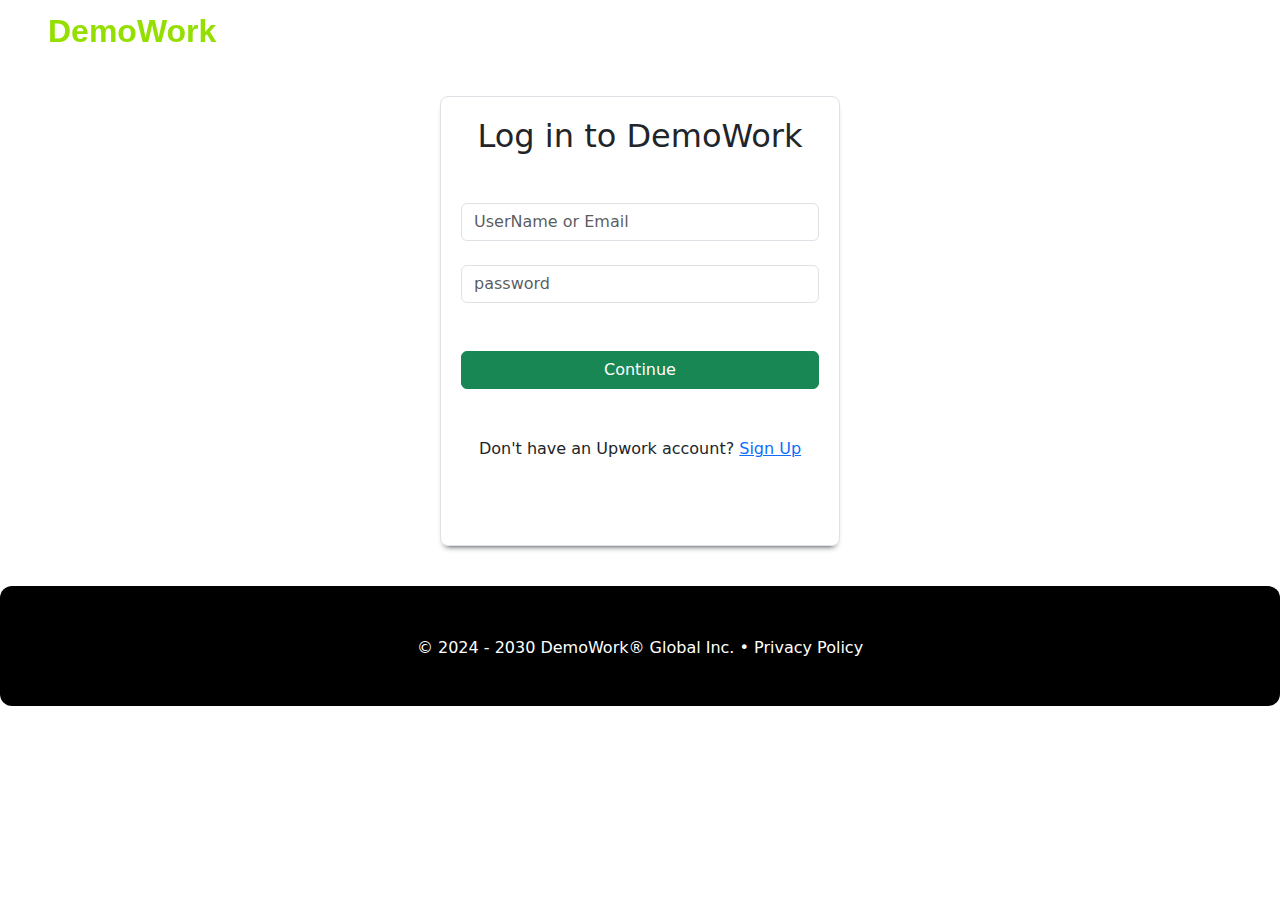
<file: demo work/index.html>
<!DOCTYPE html>
<html lang="en">
<head>
    <meta charset="UTF-8">
    <meta name="viewport" content="width=device-width, initial-scale=1.0">
    <title>Document</title>
    <link rel="stylesheet" href="style.css">
    <link href="https://cdn.jsdelivr.net/npm/bootstrap@5.3.3/dist/css/bootstrap.min.css" rel="stylesheet" integrity="sha384-QWTKZyjpPEjISv5WaRU9OFeRpok6YctnYmDr5pNlyT2bRjXh0JMhjY6hW+ALEwIH" crossorigin="anonymous">
    <link rel="preconnect" href="https://fonts.googleapis.com">
    <link rel="preconnect" href="https://fonts.gstatic.com" crossorigin>
    <link href="https://fonts.googleapis.com/css2?family=Poppins:ital,wght@0,100;0,200;0,300;0,400;0,500;0,600;0,700;0,800;0,900;1,100;1,200;1,300;1,400;1,500;1,600;1,700;1,800;1,900&display=swap" rel="stylesheet">
    

</head>
<body>
    <nav class="navbar navbar-expand-lg  fixed-top homeNave " >
        <div class="container-fluid ps-5 ">
          <!-- <a class="navbar-brand logo" href="#">Demo Work</a> -->
          <h2 class="logo">DemoWork </h2>
          <button class="navbar-toggler" type="button" data-bs-toggle="collapse" data-bs-target="#navbarTogglerDemo02" aria-controls="navbarTogglerDemo02" aria-expanded="false" aria-label="Toggle navigation">
            <span class="navbar-toggler-icon"></span>
          </button>
          <!-- <div class="collapse navbar-collapse me-auto d-flex justify-content-end " id="navbarTogglerDemo02">
            <ul class="navbar-nav   mb-2 mb-lg-0">
              <li class="nav-item">
                <a class="nav-link active" aria-current="page" href="#">Here to hire talent?</a>
              </li>
              <li class="nav-item">
                <a class="nav-link active text-success" aria-current="page" href="#"> Join as a client</a>
              </li>
              
              
            </ul>
          </div> -->
        </div>
      </nav>




<div class="login-form border border-1 rounded-3">
    <h2 class="d-flex justify-content-center">Log in to DemoWork</h2>
    <div class="mb-3 mt-5">
        <!-- <label for="exampleFormControlInput1" class="form-label mt-4">UserName or Email</label> -->
        <input type="email" class="form-control" id="exampleFormControlInput1" placeholder="UserName or Email" >
        <!-- <label for="Password" class="form-label mt-4">Password</label> -->
        <input type="password" class="form-control mt-4" id="exampleFormControlInput1" placeholder="password" >
        <div class="d-flex justify-content-center pt-5 ">
        <button class="btn btn-success loginbtn  ">Continue</button> <br>
    </div>
    <div class="d-flex justify-content-center pt-5">
        <p>Don't have an Upwork account?  <a href="./SingUp.html">Sign Up</a> </p>

    </div>
      </div>
    </div>

    <div class="footer container-fluid">
        <p>© 2024 - 2030 DemoWork® Global Inc. • Privacy Policy</p>
    </div>
    
</body>
<script src="https://cdn.jsdelivr.net/npm/@popperjs/core@2.11.8/dist/umd/popper.min.js" integrity="sha384-I7E8VVD/ismYTF4hNIPjVp/Zjvgyol6VFvRkX/vR+Vc4jQkC+hVqc2pM8ODewa9r" crossorigin="anonymous"></script>
<script src="https://cdn.jsdelivr.net/npm/bootstrap@5.3.3/dist/js/bootstrap.min.js" integrity="sha384-0pUGZvbkm6XF6gxjEnlmuGrJXVbNuzT9qBBavbLwCsOGabYfZo0T0to5eqruptLy" crossorigin="anonymous"></script>
</html>
</html>
</file>
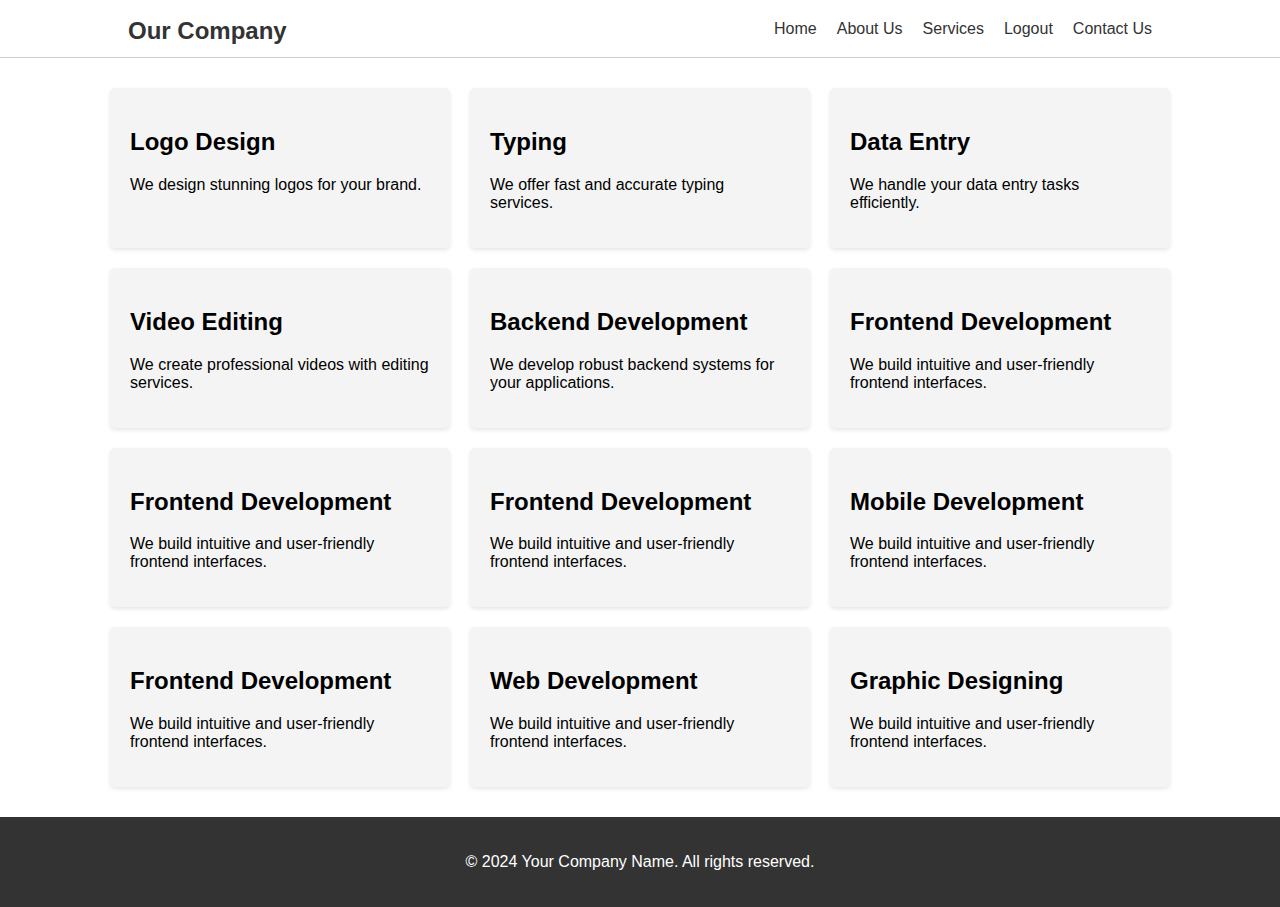
<file: New folder/index.html>
<!DOCTYPE html>
<html lang="en">
<head>
    <meta charset="UTF-8">
    <meta name="viewport" content="width=device-width, initial-scale=1.0">
    <title>Services</title>
    <link rel="stylesheet" href="styles.css">
</head>
<body>
    <header>
        <nav>
            <div class="container">
                <h1 class="logo"><a href="#">Our Company</a></h1>
                <ul class="menu">
                    <li><a href="#">Home</a></li>
                    <li><a href="#">About Us</a></li>
                    <li><a href="#">Services</a></li>
                    <li><a href="#">Logout</a></li>
                    <li><a href="#">Contact Us</a></li>
                </ul>
            </div>
        </nav>
    </header>
    <main>
        <section class="services-container">
            <div class="service" onclick="openOrderForm('Logo Design')">
                <h2>Logo Design</h2>
                <p>We design stunning logos for your brand.</p>
            </div>
            <div class="service" onclick="openOrderForm('Typing')">
                <h2>Typing</h2>
                <p>We offer fast and accurate typing services.</p>
            </div>
            <div class="service" onclick="openOrderForm('Data Entry')">
                <h2>Data Entry</h2>
                <p>We handle your data entry tasks efficiently.</p>
            </div>
            <div class="service" onclick="openOrderForm('Video Editing')">
                <h2>Video Editing</h2>
                <p>We create professional videos with editing services.</p>
            </div>
            <div class="service" onclick="openOrderForm('Backend Development')">
                <h2>Backend Development</h2>
                <p>We develop robust backend systems for your applications.</p>
            </div>
            <div class="service" onclick="openOrderForm('Frontend Development')">
                <h2>Frontend Development</h2>
                <p>We build intuitive and user-friendly frontend interfaces.</p>
            </div>
            <div class="service" onclick="openOrderForm('Frontend Development')">
              <h2>Frontend Development</h2>
              <p>We build intuitive and user-friendly frontend interfaces.</p>
          </div>
          <div class="service" onclick="openOrderForm('Frontend Development')">
            <h2>Frontend Development</h2>
            <p>We build intuitive and user-friendly frontend interfaces.</p>
        </div>
        <div class="service" onclick="openOrderForm('Frontend Development')">
          <h2>Mobile Development</h2>
          <p>We build intuitive and user-friendly frontend interfaces.</p>
      </div>
      <div class="service" onclick="openOrderForm('Frontend Development')">
        <h2>Frontend Development</h2>
        <p>We build intuitive and user-friendly frontend interfaces.</p>
    </div>
    <div class="service" onclick="openOrderForm('Frontend Development')">
      <h2>Web Development</h2>
      <p>We build intuitive and user-friendly frontend interfaces.</p>
  </div>
  <div class="service" onclick="openOrderForm('Frontend Development')">
    <h2>Graphic Designing</h2>
    <p>We build intuitive and user-friendly frontend interfaces.</p>
</div>
            <!-- Add more services as needed -->
        </section>
    </main>
    <footer>
        <p>&copy; 2024 Your Company Name. All rights reserved.</p>
    </footer>
    <div id="order-form-popup" class="order-form-popup">
        <div class="order-form-container">
            <h2>Order Form</h2>
            <span class="close" onclick="closeOrderForm()">&times;</span>
            <form action="">
                <label for="name">Name:</label>
                <input type="text" id="name" name="name" required>

                <label for="email">Email:</label>
                <input type="email" id="email" name="email" required>

                <label for="message">Message:</label>
                <textarea id="message" name="message" required></textarea>

                <button type="submit">Submit</button>
            </form>
        </div>
    </div>
    <script src="script.js"></script>
</body>
</html>
</file>
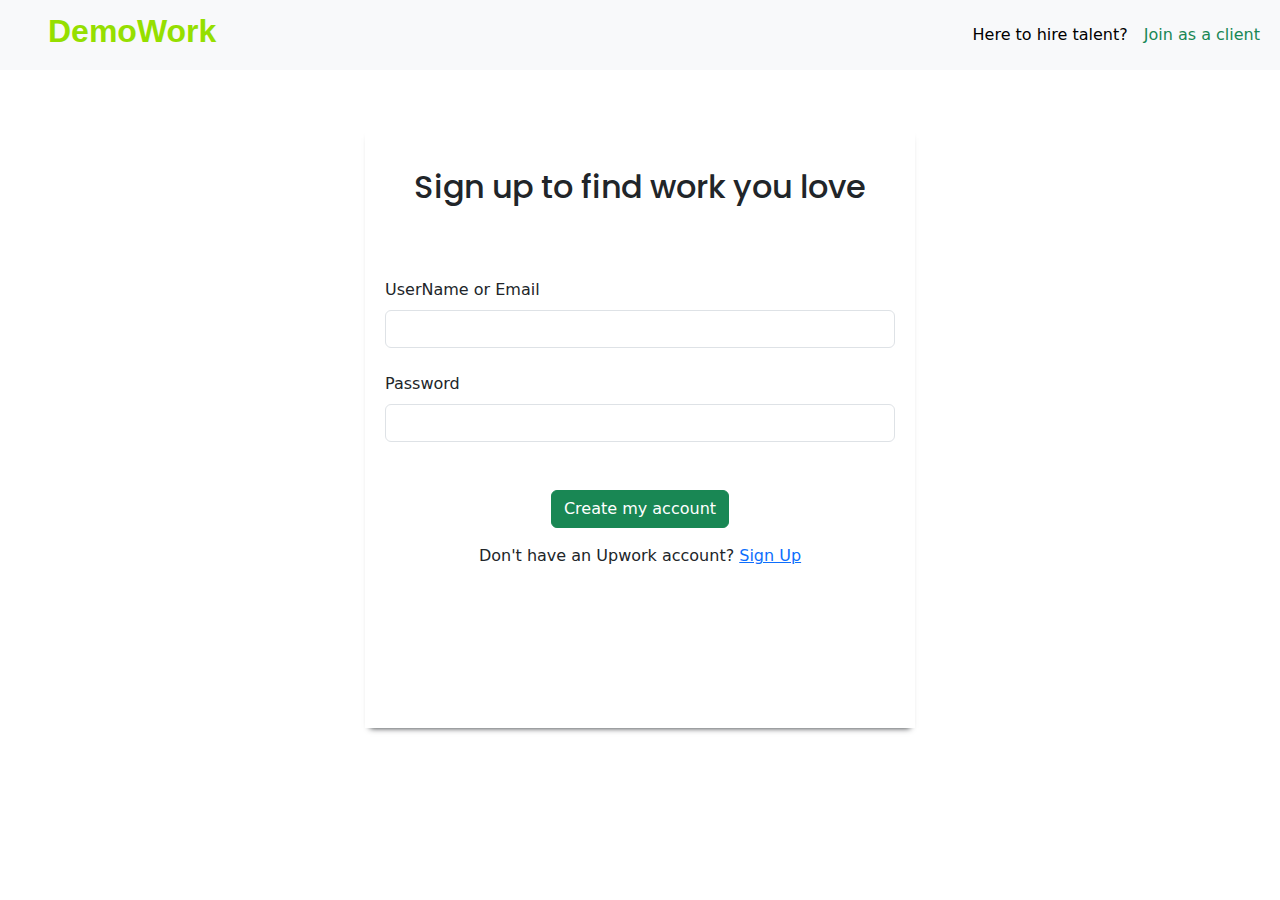
<file: demo work/login.html>
<!DOCTYPE html>
<html lang="en">
<head>
    <meta charset="UTF-8">
    <meta name="viewport" content="width=device-width, initial-scale=1.0">
    <title>Document</title>
    <link rel="stylesheet" href="style.css">
    <link href="https://cdn.jsdelivr.net/npm/bootstrap@5.3.3/dist/css/bootstrap.min.css" rel="stylesheet" integrity="sha384-QWTKZyjpPEjISv5WaRU9OFeRpok6YctnYmDr5pNlyT2bRjXh0JMhjY6hW+ALEwIH" crossorigin="anonymous">
    <link rel="preconnect" href="https://fonts.googleapis.com">
    <link rel="preconnect" href="https://fonts.gstatic.com" crossorigin>
    <link href="https://fonts.googleapis.com/css2?family=Poppins:ital,wght@0,100;0,200;0,300;0,400;0,500;0,600;0,700;0,800;0,900;1,100;1,200;1,300;1,400;1,500;1,600;1,700;1,800;1,900&display=swap" rel="stylesheet">
    

</head>
<body>
    <nav class="navbar navbar-expand-lg bg-body-tertiary fixed-top homeNave " >
        <div class="container-fluid ps-5 ">
          <!-- <a class="navbar-brand logo" href="#">Demo Work</a> -->
          <h2 class="logo">DemoWork </h2>
          <button class="navbar-toggler" type="button" data-bs-toggle="collapse" data-bs-target="#navbarTogglerDemo02" aria-controls="navbarTogglerDemo02" aria-expanded="false" aria-label="Toggle navigation">
            <span class="navbar-toggler-icon"></span>
          </button>
          <div class="collapse navbar-collapse me-auto d-flex justify-content-end " id="navbarTogglerDemo02">
            <ul class="navbar-nav   mb-2 mb-lg-0">
              <li class="nav-item">
                <a class="nav-link active" aria-current="page" href="#">Here to hire talent?</a>
              </li>
              <li class="nav-item">
                <a class="nav-link active text-success" aria-current="page" href="#"> Join as a client</a>
              </li>
              
              
            </ul>
          </div>
        </div>
      </nav>




<div class="singup-form">
    <h2 >Sign up to find work you love</h2>
    <div class="mb-3 mt-5">
        <label for="exampleFormControlInput1" class="form-label mt-4">UserName or Email</label>
        <input type="email" class="form-control" id="exampleFormControlInput1" >
        <label for="Password" class="form-label mt-4">Password</label>
        <input type="password" class="form-control" id="exampleFormControlInput1" >
        <div class="d-flex justify-content-center pt-5 ">
        <button class="btn btn-success ">Create my account</button> <br>
    </div>
    <div class="d-flex justify-content-center pt-3">
        <p>Don't have an Upwork account?  <a href="#">Sign Up</a> </p>

    </div>
      </div>
    </div>
</body>
<script src="https://cdn.jsdelivr.net/npm/@popperjs/core@2.11.8/dist/umd/popper.min.js" integrity="sha384-I7E8VVD/ismYTF4hNIPjVp/Zjvgyol6VFvRkX/vR+Vc4jQkC+hVqc2pM8ODewa9r" crossorigin="anonymous"></script>
<script src="https://cdn.jsdelivr.net/npm/bootstrap@5.3.3/dist/js/bootstrap.min.js" integrity="sha384-0pUGZvbkm6XF6gxjEnlmuGrJXVbNuzT9qBBavbLwCsOGabYfZo0T0to5eqruptLy" crossorigin="anonymous"></script>
</html>
</html>
</file>
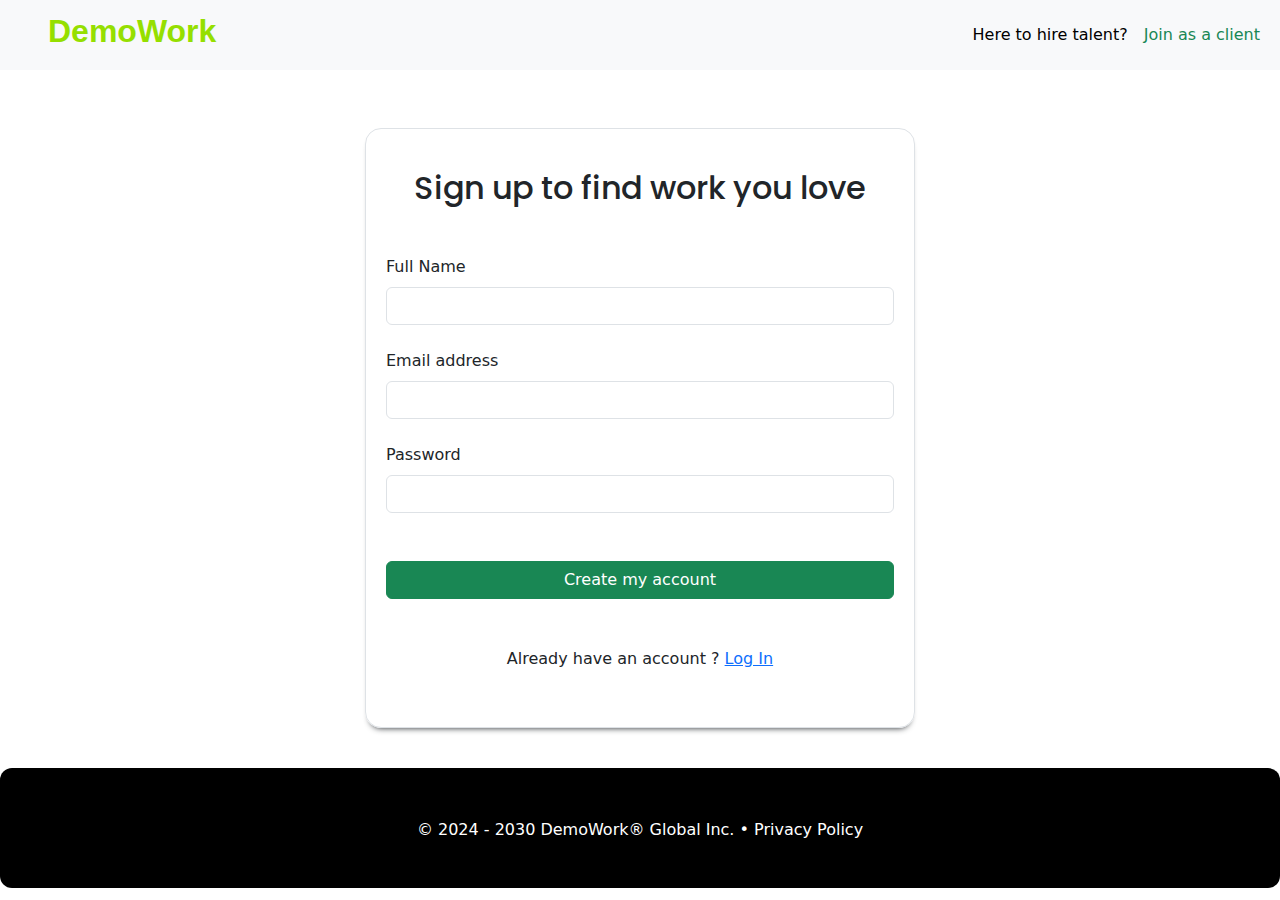
<file: demo work/SingUp.html>
<!DOCTYPE html>
<html lang="en">
<head>
    <meta charset="UTF-8">
    <meta name="viewport" content="width=device-width, initial-scale=1.0">
    <title>Document</title>
    <link rel="stylesheet" href="style.css">
    <link href="https://cdn.jsdelivr.net/npm/bootstrap@5.3.3/dist/css/bootstrap.min.css" rel="stylesheet" integrity="sha384-QWTKZyjpPEjISv5WaRU9OFeRpok6YctnYmDr5pNlyT2bRjXh0JMhjY6hW+ALEwIH" crossorigin="anonymous">
    <link rel="preconnect" href="https://fonts.googleapis.com">
    <link rel="preconnect" href="https://fonts.gstatic.com" crossorigin>
    <link href="https://fonts.googleapis.com/css2?family=Poppins:ital,wght@0,100;0,200;0,300;0,400;0,500;0,600;0,700;0,800;0,900;1,100;1,200;1,300;1,400;1,500;1,600;1,700;1,800;1,900&display=swap" rel="stylesheet">
    

</head>
<body>
    <nav class="navbar navbar-expand-lg bg-body-tertiary fixed-top homeNave " >
        <div class="container-fluid ps-5 ">
          <!-- <a class="navbar-brand logo" href="#">Demo Work</a> -->
          <h2 class="logo">DemoWork </h2>
          <button class="navbar-toggler" type="button" data-bs-toggle="collapse" data-bs-target="#navbarTogglerDemo02" aria-controls="navbarTogglerDemo02" aria-expanded="false" aria-label="Toggle navigation">
            <span class="navbar-toggler-icon"></span>
          </button>
          <div class="collapse navbar-collapse me-auto d-flex justify-content-end " id="navbarTogglerDemo02">
            <ul class="navbar-nav   mb-2 mb-lg-0">
              <li class="nav-item">
                <a class="nav-link active" aria-current="page" href="#">Here to hire talent?</a>
              </li>
              <li class="nav-item">
                <a class="nav-link active text-success" aria-current="page" href="#"> Join as a client</a>
              </li>
              
              
            </ul>
          </div>
        </div>
      </nav>




<div class="singup-form border border-1 rounded-4 " >
    <h2 >Sign up to find work you love</h2>
    <div class="mb-3 mt-5">
        <label for="name" class="form-label">Full Name</label>
        <input type="text" class="form-control" id="exampleFormControlInput1" placeholder="">
        <label for="exampleFormControlInput1" class="form-label mt-4">Email address</label>
        <input type="email" class="form-control" id="exampleFormControlInput1" >
        <label for="Password" class="form-label mt-4">Password</label>
        <input type="password" class="form-control" id="exampleFormControlInput1" >
        <div class="d-flex justify-content-center pt-5 ">
        <button class="btn btn-success loginbtn ">Create my account</button> <br>
    </div>
    <div class="d-flex justify-content-center pt-5">
        <p>Already have an account ? <a href="./index.html">Log In</a> </p>

    </div>
      </div>
    </div>



<div class="footer container-fluid">
    <p>© 2024 - 2030 DemoWork® Global Inc. • Privacy Policy</p>
</div>




</body>
<script src="https://cdn.jsdelivr.net/npm/@popperjs/core@2.11.8/dist/umd/popper.min.js" integrity="sha384-I7E8VVD/ismYTF4hNIPjVp/Zjvgyol6VFvRkX/vR+Vc4jQkC+hVqc2pM8ODewa9r" crossorigin="anonymous"></script>
<script src="https://cdn.jsdelivr.net/npm/bootstrap@5.3.3/dist/js/bootstrap.min.js" integrity="sha384-0pUGZvbkm6XF6gxjEnlmuGrJXVbNuzT9qBBavbLwCsOGabYfZo0T0to5eqruptLy" crossorigin="anonymous"></script>
</html>
</html>
</file>
<file: demo work/style.css>
*{
    margin: 0%;
    padding: 0%;
    box-sizing: border-box;
}


.logo{
    font-family: "Teko", sans-serif;
    color: #95Df00;
    font-weight: 600;
}


.homeNave{
    height: 70px;
    position: fixed
}


.singup-form{
   margin: auto;
   margin-top: 8pc;
   width: 550px;
   height: 600px;
   box-shadow: 0 5px 6px -5px;
   padding: 20px;
}

.singup-form h2{
    text-align: center;
    padding-top: 20px;
    font-family: "Poppins", sans-serif;
}


.login-form{
    margin: auto;
    margin-top: 6pc;
    width: 400px;
    height: 450px;
    box-shadow: 0 5px 6px -5px;
    padding: 20px;
 }


 .loginbtn{
    width: 100%;
    /* color: #95Df00; */

 }

 .footer{
    width: 100%;
    height: 120px;
    background-color: black;
    border-radius: 12px 12px 12px 12px;
    margin-top: 40px;

 }

 .footer p{
    display: flex;
    justify-content: center;
    padding-top: 50px;
    color: white;
 }
</file>
<file: New folder/styles.css>
body {
  font-family: Arial, sans-serif;
  margin: 0;
  padding: 0;
}

header {
  background-color: #333;
  color: white;
  text-align: center;
  padding: 20px 0;
}

h1 {
  margin: 0;
}

main {
  padding: 20px;
}

.services-container {
  display: flex;
  flex-wrap: wrap;
  justify-content: center;
}

.service {
  background-color: #f4f4f4;
  padding: 20px;
  margin: 10px;
  border-radius: 5px;
  box-shadow: 0 2px 4px rgba(0, 0, 0, 0.1);
  cursor: pointer;
  width: 300px;
}

footer {
  background-color: #333;
  color: white;
  text-align: center;
  padding: 20px 0;
}

.order-form-popup {
  display: none;
  position: fixed;
  z-index: 1000;
  left: 0;
  top: 0;
  width: 100%;
  height: 100%;
  background-color: rgba(0,0,0,0.5);
}

.order-form-container {
  background-color: #fefefe;
  margin: 10% auto;
  padding: 20px;
  border: 1px solid #888;
  width: 80%;
  max-width: 500px;
  position: relative;
}

.order-form-container h2 {
  margin-top: 0;
}

.close {
  color: #aaa;
  float: right;
  font-size: 28px;
  font-weight: bold;
  position: absolute;
  right: 10px;
  top: 10px;
  cursor: pointer;
}

.close:hover,
.close:focus {
  color: black;
  text-decoration: none;
  cursor: pointer;
}

form {
  margin-top: 20px;
}

form label {
  display: block;
  margin-bottom: 5px;
}

form input[type="text"],
form input[type="email"],
form textarea {
  width: 100%;
  padding: 10px;
  margin-bottom: 15px;
  border: 1px solid #ccc;
  border-radius: 4px;
  box-sizing: border-box;
}

form button {
  background-color: #4CAF50;
  color: white;
  padding: 12px 20px;
  border: none;
  border-radius: 4px;
  cursor: pointer;
  width: 100%;
}

form button:hover {
  background-color: #45a049;
}

body {
  font-family: Arial, sans-serif;
  margin: 0;
  padding: 0;
}

header {
  background-color: #fff;
  border-bottom: 1px solid #ccc;
  padding: 10px 0;
}

.container {
  width: 80%;
  margin: 0 auto;
  display: flex;
  justify-content: space-between;
  align-items: center;
}

.logo a {
  text-decoration: none;
  color: #333;
  font-size: 24px;
  font-weight: bold;
}

.menu {
  list-style: none;
  margin: 0;
  padding: 0;
  display: flex;
}

.menu li {
  margin-right: 20px;
}

.menu li:last-child {
  margin-right: 0;
}

.menu li a {
  text-decoration: none;
  color: #333;
  font-size: 16px;
  transition: color 0.3s ease;
}

.menu li a:hover {
  color: #0073e6;
}
</file>
